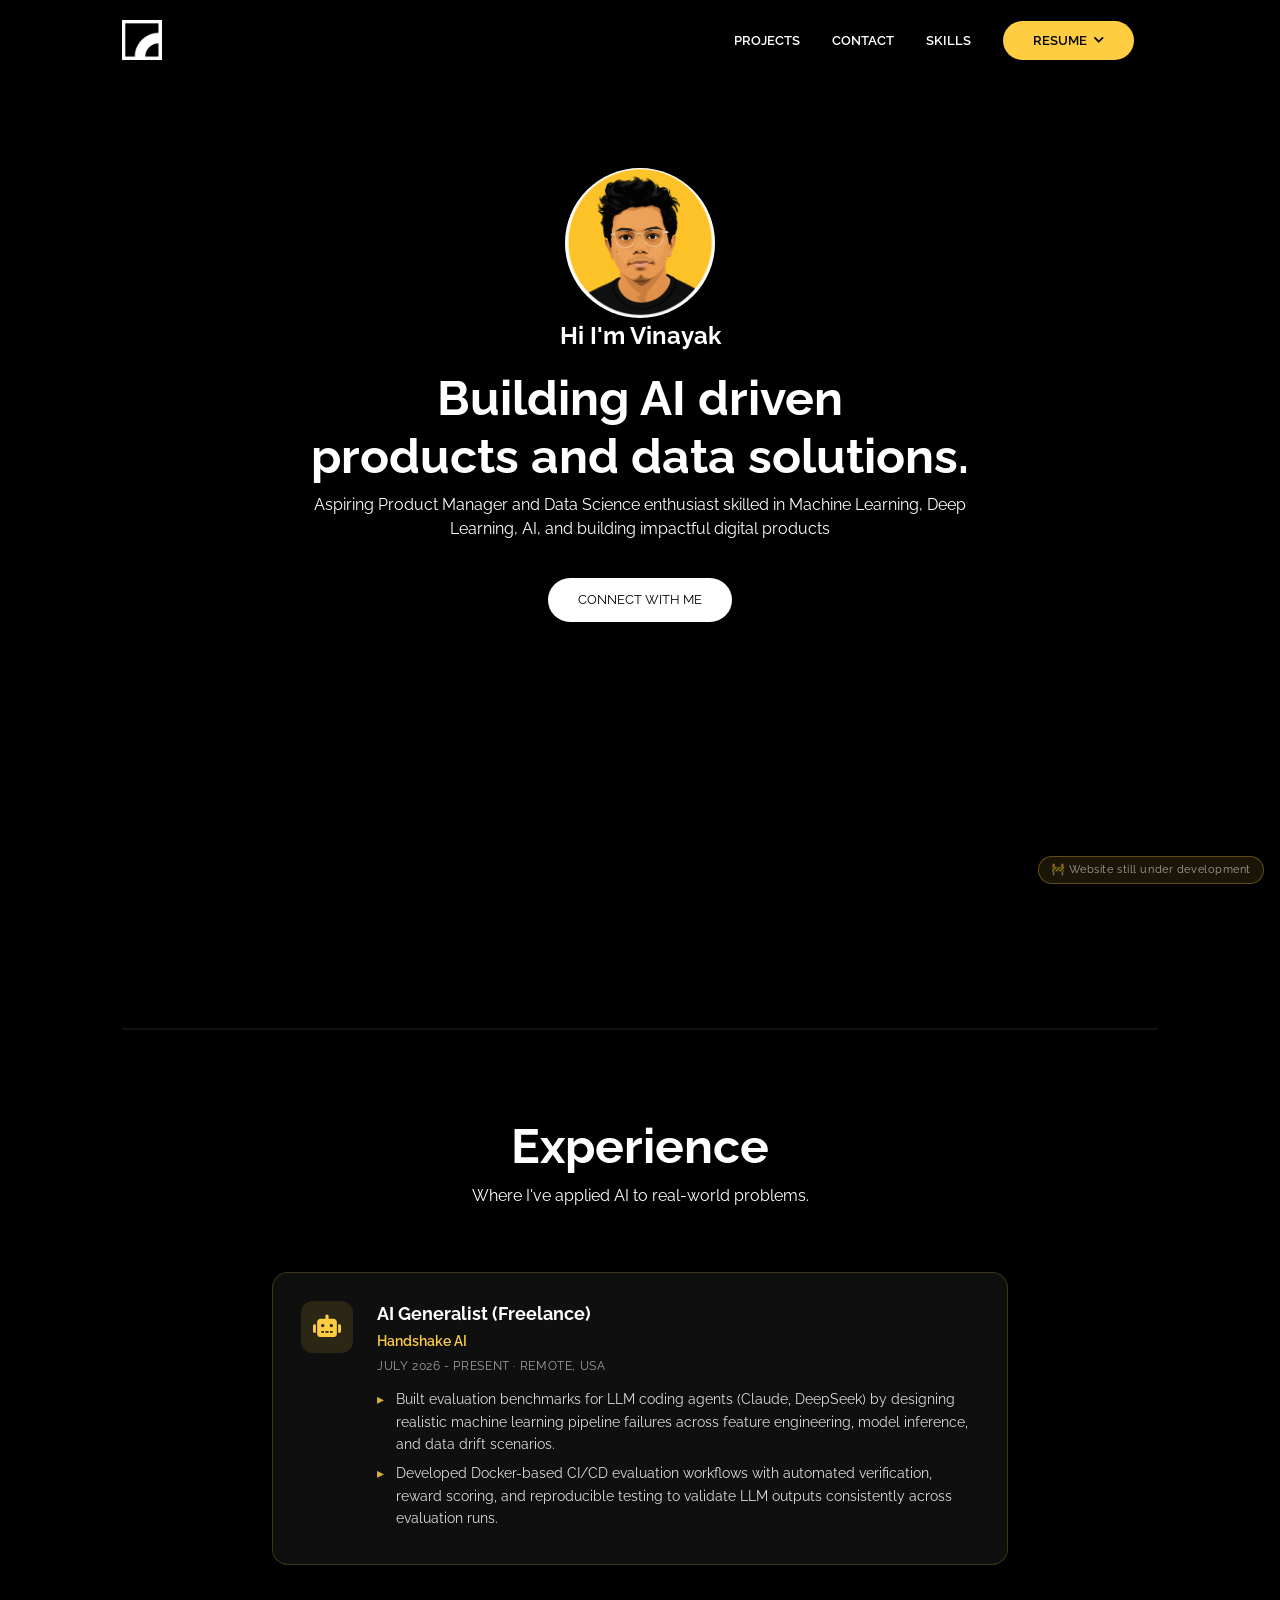
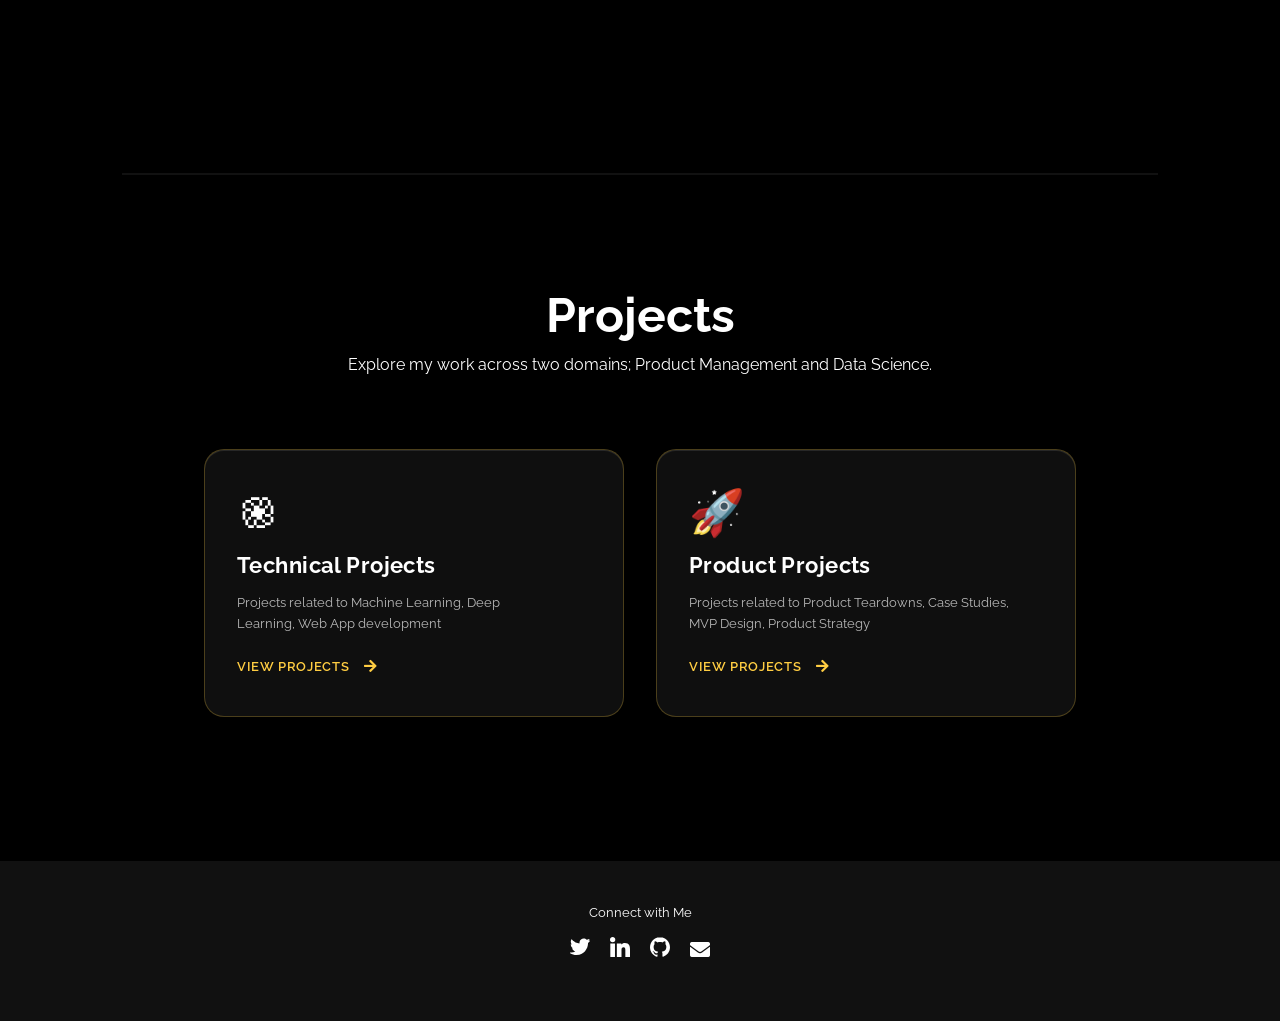
<file: src/index.html>
raw
Index · HTML
<!DOCTYPE html>
<html lang="en">
  <head>
    <meta charset="UTF-8" />
    <meta http-equiv="X-UA-Compatible" content="IE=edge" />
    <meta name="viewport" content="width=device-width, initial-scale=1.0" />
    <title>Portfolio Template - Open source</title>
    <meta name="title" content="Portfolio Template - Open source" />
    <meta name="description" content="Build or customize your portfolio website using this super easy template." />
    <link rel="stylesheet" href="https://use.fontawesome.com/releases/v5.15.4/css/all.css" integrity="sha384-DyZ88mC6Up2uqS4h/KRgHuoeGwBcD4Ng9SiP4dIRy0EXTlnuz47vAwmeGwVChigm" crossorigin="anonymous" />
    <link rel="stylesheet" href="css/style.css" />
    <link rel="stylesheet" href="css/utilities.css" />
    <style>
      /* ── Category Cards (glassmorphism) ── */
      .category-cards {
        display: flex;
        gap: 2rem;
        justify-content: center;
        margin: 2.5rem 0 3rem;
        flex-wrap: wrap;
      }
 
      .category-card {
        position: relative;
        flex: 1 1 300px;
        max-width: 420px;
        min-height: 220px;
        border-radius: 20px;
        padding: 2.5rem 2rem;
        cursor: pointer;
        text-decoration: none;
        overflow: hidden;
        display: flex;
        flex-direction: column;
        justify-content: center;
        align-items: flex-start;
        transition: transform 0.35s cubic-bezier(0.23, 1, 0.32, 1),
                    box-shadow 0.35s cubic-bezier(0.23, 1, 0.32, 1);
 
        /* glassmorphism */
        background: rgba(255, 255, 255, 0.06);
        backdrop-filter: blur(18px);
        -webkit-backdrop-filter: blur(18px);
        border: 1px solid rgba(255, 205, 66, 0.25);
        box-shadow: 0 8px 32px rgba(0, 0, 0, 0.3),
                    inset 0 1px 0 rgba(255, 255, 255, 0.1);
      }
 
      /* gradient accent blobs */
      .category-card::before {
        content: "";
        position: absolute;
        inset: 0;
        border-radius: 20px;
        opacity: 0;
        transition: opacity 0.4s ease;
      }
 
      .category-card.tech::before {
        background: radial-gradient(ellipse at 20% 50%, rgba(99, 179, 237, 0.18) 0%, transparent 65%);
      }
 
      .category-card.product::before {
        background: radial-gradient(ellipse at 80% 50%, rgba(255, 205, 66, 0.2) 0%, transparent 65%);
      }
 
      .category-card:hover::before {
        opacity: 1;
      }
 
      .category-card:hover {
        transform: translateY(-8px) scale(1.02);
        box-shadow: 0 20px 60px rgba(0, 0, 0, 0.45),
                    inset 0 1px 0 rgba(255, 255, 255, 0.15);
        border-color: rgba(255, 205, 66, 0.55);
      }
 
      .category-card .cat-icon {
        font-size: 2.8rem;
        margin-bottom: 1rem;
        line-height: 1;
      }
 
      .category-card .cat-title {
        font-size: 1.35rem;
        font-weight: 700;
        color: var(--text-color);
        margin-bottom: 0.6rem;
        letter-spacing: 0.02em;
      }
 
      .category-card .cat-desc {
        font-size: 0.82rem;
        color: var(--text-color);
        opacity: 0.7;
        line-height: 1.6;
        max-width: 320px;
      }
 
      .category-card .cat-arrow {
        margin-top: 1.4rem;
        display: inline-flex;
        align-items: center;
        gap: 0.4rem;
        font-size: 0.8rem;
        font-weight: 600;
        color: var(--primary-color);
        letter-spacing: 0.05em;
        text-transform: uppercase;
        transition: gap 0.25s ease;
      }
 
      .category-card:hover .cat-arrow {
        gap: 0.7rem;
      }
 
      /* dark-mode: slightly lighter glass */
      [data-theme="dark"] .category-card {
        background: rgba(255, 255, 255, 0.04);
        border-color: rgba(255, 205, 66, 0.2);
      }
 
      @media (max-width: 700px) {
        .category-cards {
          flex-direction: column;
          align-items: center;
        }
        .category-card {
          max-width: 100%;
          width: 100%;
        }
      }
    </style>
  </head>
  <body>
    <header id="hero">
      <!-- Navbar -->
      <nav class="navbar">
        <div class="container">
          <h1 id="logo">
            <a href="https://github.com/CommunityPro/portfolio-html"><img src="./assets/logo.png" alt="Your Logo" /></a>
          </h1>
          <ul class="nav-menu">
            <li><a class="nav-link" href="#projects">PROJECTS</a></li>
            <li><a class="nav-link" href="contact.html">CONTACT</a></li>
            <li><a class="nav-link" href="#">SKILLS</a></li>
            <li class="resume-dropdown">
  <button type="button" class="nav-link btn btn-primary resume-toggle">RESUME <i class="fas fa-chevron-down"></i></button>
  <div class="resume-menu">
    <a href="https://drive.google.com/file/d/1u-yZ5fbTObzd6HHn9T_9BDs_6vLMnVgk/view?usp=sharing" target="_blank" class="resume-option">
      <i class="fas fa-robot"></i>
      <div>
        <span class="resume-option-title">AI/ML Resume</span>
        <span class="resume-option-desc">Data Science, ML & AI projects</span>
      </div>
    </a>
    <a href="https://drive.google.com/file/d/1XhKe7J_xw5oCemUgOq0a_yoH4-M70cf0/view?usp=sharing" target="_blank" class="resume-option">
      <i class="fas fa-rocket"></i>
      <div>
        <span class="resume-option-title">Product Resume</span>
        <span class="resume-option-desc">Product Management & Strategy</span>
      </div>
    </a>
  </div>
</li>
            
          </ul>
          <div class="hamburger">
            <span class="bar"></span>
            <span class="bar"></span>
            <span class="bar"></span>
          </div>
        </div>
      </nav>
 
      <section class="header-container">
        <img class="profile-image" src="assets/vector-art.png" alt="" />
        <h1>Hi I'm Vinayak</h1>
        <div class="content-text">
          <h2>Building AI driven</h2>
          <h2>products and data solutions.</h2>
          <p>Aspiring Product Manager and Data Science enthusiast skilled in Machine Learning, Deep Learning, AI, and building impactful digital products</p>
        </div>
        <a href="contact.html" class="btn btn-secondary">Connect With Me</a>
      </section>
    </header>

    <!-- Experience -->
<section id="experience" class="container">
  <div class="division"></div>
  <div class="content-text">
    <h2>Experience</h2>
    <p>Where I've applied AI to real-world problems.</p>
  </div>

  <div class="experience-container">
    <div class="experience-item">
      <div class="experience-logo"><i class="fas fa-robot"></i></div>
      <div class="experience-details">
        <div class="experience-role">AI Generalist (Freelance)</div>
        <div class="experience-company">Handshake AI</div>
        <div class="experience-meta">July 2026 - Present &middot; Remote, USA</div>
        <ul class="experience-bullets">
          <li>Built evaluation benchmarks for LLM coding agents (Claude, DeepSeek) by designing realistic machine 
            learning pipeline failures across feature engineering, model inference, and data drift scenarios.</li>
          <li>Developed Docker-based CI/CD evaluation workflows with automated verification, reward scoring, and
            reproducible testing to validate LLM outputs consistently across evaluation runs.</li>
        </ul>
      </div>
    </div>
  </div>
</section>
 
    <!-- Projects -->
    <section id="projects" class="project-container container">
      <div class="division"></div>
      <div class="content-text">
        <h2>Projects</h2>
        <p>Explore my work across two domains; Product Management and Data Science.</p>
      </div>
 
      <div class="category-cards">
        <!-- Technical Projects -->
        <a href="datascience.html" class="category-card tech">
          <div class="cat-icon">֎</div>
          <div class="cat-title">Technical Projects</div>
          <div class="cat-desc">Projects related to Machine Learning, Deep Learning, Web App development</div>
          <span class="cat-arrow">View Projects <i class="fas fa-arrow-right"></i></span>
        </a>
 
        <!-- Product Projects -->
        <a href="product.html" class="category-card product">
          <div class="cat-icon">🚀</div>
          <div class="cat-title">Product Projects</div>
          <div class="cat-desc">Projects related to Product Teardowns, Case Studies, MVP Design, Product Strategy</div>
          <span class="cat-arrow">View Projects <i class="fas fa-arrow-right"></i></span>
        </a>
      </div>
    </section>
 
    <footer id="footer">
      <div class="container">
        <a href="">Connect with Me</a>
        <div class="social">
          <a href="https://x.com/prodguy23" target="_blank"><img src="./assets/twitter-icon.svg" alt="Twitter" /></a>
          <a href="https://www.linkedin.com/in/vinayak-kumar-48378753/" target="_blank"><img src="./assets/linkedin-icon.svg" alt="Linkedin" /></a>
          <a href="https://github.com/21f1006600/Vinayakkk23/blob/main/README.md" target="_blank"><img src="./assets/github-icon.svg" alt="GitHub" /></a>
          <a href="mailto:kumar.vinayak1988@gmail.com"><i class="fas fa-envelope"></i></a>
        </div>
        <div class="attribution"></div>
      </div>
    </footer>
    <script src="js/script.js"></script>

    <div style="
  position: fixed;
  bottom: 1rem;
  right: 1rem;
  background: rgba(255,205,66,0.1);
  border: 1px solid rgba(255,205,66,0.3);
  color: rgba(255,255,255,0.6);
  font-size: 0.7rem;
  padding: 0.3rem 0.75rem;
  border-radius: 20px;
  backdrop-filter: blur(8px);
  z-index: 999;
  letter-spacing: 0.05em;
">
  🚧 Website still under development
</div>
  </body>
</html>
</file>
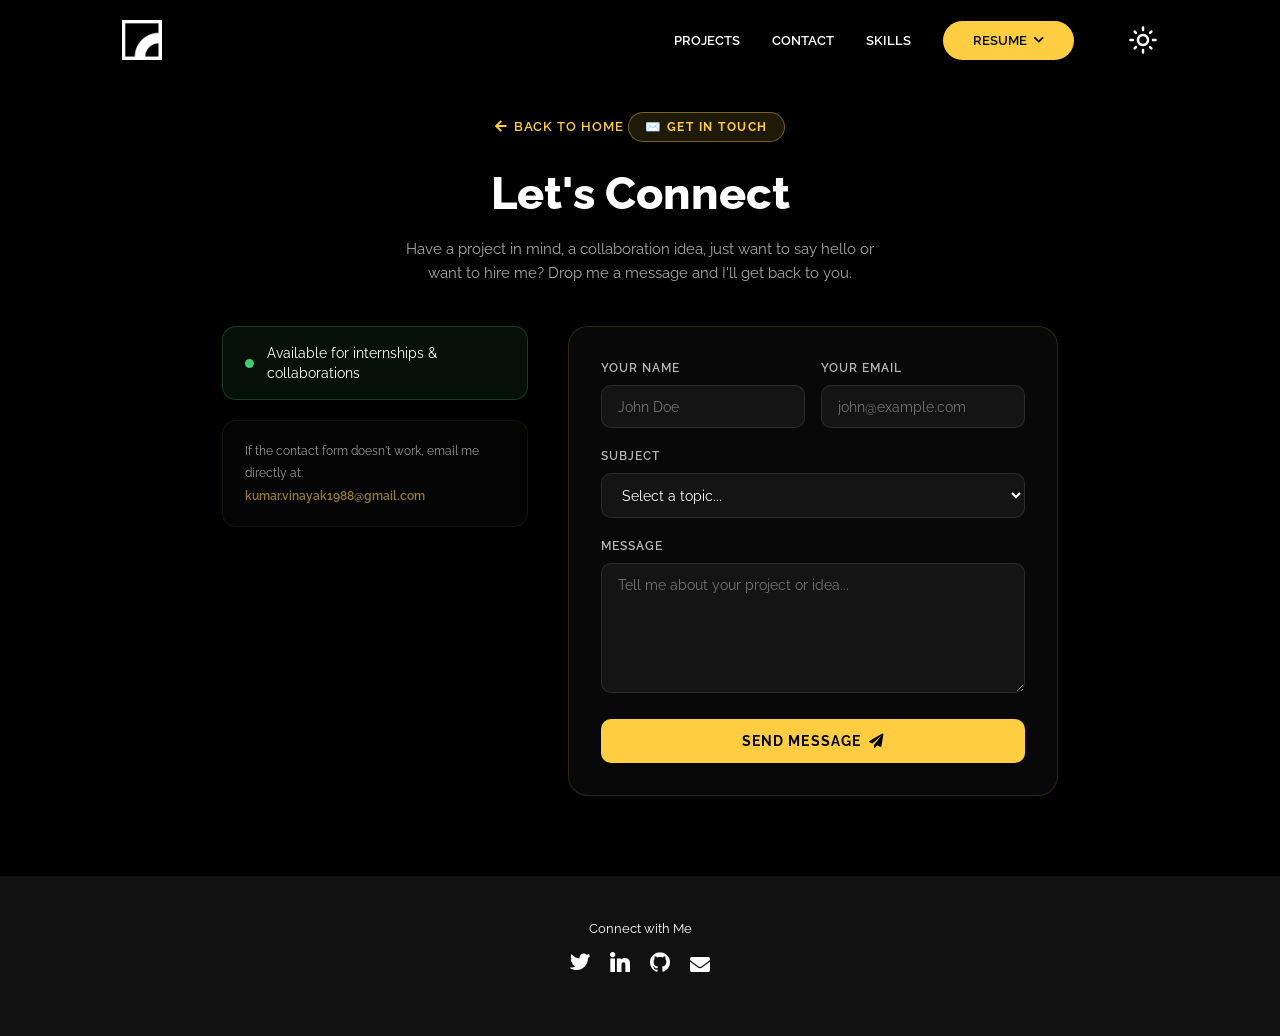
<file: src/contact.html>
<!DOCTYPE html>
<html lang="en">
  <head>
    <meta charset="UTF-8" />
    <meta http-equiv="X-UA-Compatible" content="IE=edge" />
    <meta name="viewport" content="width=device-width, initial-scale=1.0" />
    <title>Contact | Vinayak Kumar</title>
    <link rel="stylesheet" href="https://use.fontawesome.com/releases/v5.15.4/css/all.css" integrity="sha384-DyZ88mC6Up2uqS4h/KRgHuoeGwBcD4Ng9SiP4dIRy0EXTlnuz47vAwmeGwVChigm" crossorigin="anonymous" />
    <link rel="stylesheet" href="css/style.css" />
    <link rel="stylesheet" href="css/utilities.css" />
    <style>
      .contact-hero {
        padding: 7rem 2rem 0;
        text-align: center;
      }
      .contact-hero .back-link {
        display: inline-flex;
        align-items: center;
        gap: 0.4rem;
        font-size: 0.82rem;
        font-weight: 600;
        text-transform: uppercase;
        letter-spacing: 0.07em;
        color: var(--primary-color);
        margin-bottom: 1.5rem;
        transition: gap 0.2s ease;
        text-decoration: none;
      }
      .contact-hero .back-link:hover { gap: 0.8rem; }
      .contact-hero .page-badge {
        display: inline-block;
        background: rgba(255, 205, 66, 0.12);
        border: 1px solid rgba(255, 205, 66, 0.4);
        color: var(--primary-color);
        font-size: 0.78rem;
        font-weight: 700;
        letter-spacing: 0.12em;
        text-transform: uppercase;
        padding: 0.3rem 1rem;
        border-radius: 30px;
        margin-bottom: 1rem;
      }
      .contact-hero h1 {
        font-size: 2.8rem;
        font-weight: 800;
        margin-bottom: 0.6rem;
      }
      .contact-hero p {
        max-width: 500px;
        margin: 0 auto 2.5rem;
        opacity: 0.65;
        font-size: 0.95rem;
        line-height: 1.6;
      }
      .contact-wrapper {
        max-width: 900px;
        margin: 0 auto;
        padding: 0 2rem 5rem;
        display: grid;
        grid-template-columns: 1fr 1.6fr;
        gap: 2.5rem;
        align-items: start;
      }
      .contact-info {
        display: flex;
        flex-direction: column;
        gap: 1.2rem;
      }
      .availability {
        background: rgba(72, 199, 116, 0.08);
        border: 1px solid rgba(72, 199, 116, 0.25);
        border-radius: 14px;
        padding: 1rem 1.4rem;
        display: flex;
        align-items: center;
        gap: 0.8rem;
        font-size: 0.85rem;
      }
      .avail-dot {
        width: 9px;
        height: 9px;
        border-radius: 50%;
        background: #48c774;
        flex-shrink: 0;
        animation: pulse-green 2s infinite;
      }
      @keyframes pulse-green {
        0%, 100% { box-shadow: 0 0 0 0 rgba(72,199,116,0.5); }
        50%       { box-shadow: 0 0 0 6px rgba(72,199,116,0); }
      }
      .fallback-email {
        background: rgba(255, 255, 255, 0.03);
        border: 1px solid rgba(255, 205, 66, 0.12);
        border-radius: 14px;
        padding: 1.2rem 1.4rem;
        font-size: 0.78rem;
        line-height: 1.8;
        opacity: 0.6;
      }
      .fallback-email a {
        color: var(--primary-color);
        font-weight: 600;
        text-decoration: none;
      }
      .fallback-email a:hover { text-decoration: underline; }
      .contact-form-box {
        background: rgba(255, 255, 255, 0.03);
        border: 1px solid rgba(255, 205, 66, 0.15);
        border-radius: 20px;
        padding: 2rem;
        backdrop-filter: blur(12px);
        -webkit-backdrop-filter: blur(12px);
      }
      .form-group { margin-bottom: 1.2rem; }
      .form-group label {
        display: block;
        font-size: 0.78rem;
        font-weight: 600;
        text-transform: uppercase;
        letter-spacing: 0.08em;
        margin-bottom: 0.45rem;
        opacity: 0.7;
        color: var(--text-color);
      }
      .form-group input,
      .form-group textarea,
      .form-group select {
        width: 100%;
        padding: 0.75rem 1rem;
        border-radius: 10px;
        border: 1px solid rgba(255, 255, 255, 0.1);
        background: rgba(255, 255, 255, 0.05);
        color: var(--text-color);
        font-family: "Raleway", sans-serif;
        font-size: 0.9rem;
        outline: none;
        transition: border-color 0.25s ease, box-shadow 0.25s ease;
        box-sizing: border-box;
      }
      .form-group select option {
        background: var(--bg-primary);
        color: var(--text-color);
      }
      .form-group input:focus,
      .form-group textarea:focus,
      .form-group select:focus {
        border-color: rgba(255, 205, 66, 0.55);
        box-shadow: 0 0 0 3px rgba(255, 205, 66, 0.1);
      }
      .form-group textarea {
        resize: vertical;
        min-height: 130px;
      }
      .form-row {
        display: grid;
        grid-template-columns: 1fr 1fr;
        gap: 1rem;
      }
      .submit-btn {
        width: 100%;
        padding: 0.85rem;
        border-radius: 10px;
        border: none;
        background: var(--primary-color);
        color: #000;
        font-family: "Raleway", sans-serif;
        font-size: 0.9rem;
        font-weight: 700;
        text-transform: uppercase;
        letter-spacing: 0.08em;
        cursor: pointer;
        transition: background 0.25s ease, transform 0.2s ease;
        display: flex;
        align-items: center;
        justify-content: center;
        gap: 0.5rem;
        margin-top: 0.5rem;
      }
      .submit-btn:hover {
        background: var(--secondary-color);
        transform: translateY(-2px);
      }
      .submit-btn:active { transform: translateY(0); }
      .success-msg {
        display: none;
        text-align: center;
        padding: 2rem;
      }
      .success-msg .tick { font-size: 3rem; margin-bottom: 0.8rem; }
      .success-msg h3 { font-size: 1.3rem; margin-bottom: 0.4rem; }
      .success-msg p { opacity: 0.6; font-size: 0.88rem; }
      [data-theme="light"] .form-group input,
      [data-theme="light"] .form-group textarea,
      [data-theme="light"] .form-group select {
        background: rgba(0, 0, 0, 0.04);
        border-color: rgba(0, 0, 0, 0.12);
      }
      [data-theme="light"] .contact-form-box {
        background: rgba(0, 0, 0, 0.02);
        border-color: rgba(0, 0, 0, 0.08);
      }
      [data-theme="light"] .fallback-email { background: rgba(0, 0, 0, 0.02); }
      @media (max-width: 768px) {
        .contact-wrapper { grid-template-columns: 1fr; }
        .contact-hero h1 { font-size: 2rem; }
        .form-row { grid-template-columns: 1fr; }
      }
    </style>
  </head>
  <body>
    <nav class="navbar">
      <div class="container">
        <h1 id="logo">
          <a href="index.html"><img src="./assets/logo.png" alt="Your Logo" /></a>
        </h1>
        <ul class="nav-menu">
          <li><a class="nav-link" href="index.html#projects">PROJECTS</a></li>
          <li><a class="nav-link" href="contact.html">CONTACT</a></li>
          <li><a class="nav-link" href="#">SKILLS</a></li>
         <li class="resume-dropdown">
  <button type="button" class="nav-link btn btn-primary resume-toggle">RESUME <i class="fas fa-chevron-down"></i></button>
  <div class="resume-menu">
    <a href="https://drive.google.com/file/d/1u-yZ5fbTObzd6HHn9T_9BDs_6vLMnVgk/view?usp=sharing" target="_blank" class="resume-option">
      <i class="fas fa-robot"></i>
      <div>
        <span class="resume-option-title">AI/ML Resume</span>
        <span class="resume-option-desc">Data Science, ML & AI projects</span>
      </div>
    </a>
    <a href="https://drive.google.com/file/d/1XhKe7J_xw5oCemUgOq0a_yoH4-M70cf0/view?usp=sharing" target="_blank" class="resume-option">
      <i class="fas fa-rocket"></i>
      <div>
        <span class="resume-option-title">Product Resume</span>
        <span class="resume-option-desc">Product Management & Strategy</span>
      </div>
    </a>
  </div>
</li>
          <div class="theme-switch">
            <input type="checkbox" id="switch" />
            <label class="toggle-icons" for="switch">
              <img class="moon" src="assets/moon.svg" />
              <img class="sun" src="assets/sun.svg" />
            </label>
          </div>
        </ul>
        <div class="hamburger">
          <span class="bar"></span>
          <span class="bar"></span>
          <span class="bar"></span>
        </div>
      </div>
    </nav>

    <div class="contact-hero">
      <a href="index.html" class="back-link"><i class="fas fa-arrow-left"></i> Back to Home</a>
      <div class="page-badge">✉️ Get in Touch</div>
      <h1>Let's Connect</h1>
      <p>Have a project in mind, a collaboration idea, just want to say hello or want to hire me? Drop me a message and I'll get back to you.</p>
    </div>

    <div class="contact-wrapper">

      <div class="contact-info">
        <div class="availability">
          <div class="avail-dot"></div>
          <span>Available for internships &amp; collaborations</span>
        </div>
        <div class="fallback-email">
          If the contact form doesn't work, email me directly at:<br />
          <a href="mailto:kumar.vinayak1988@gmail.com">kumar.vinayak1988@gmail.com</a>
        </div>
      </div>

      <div class="contact-form-box">
        <form id="contactForm" action="https://formspree.io/f/xaqzejdo" method="POST">
          <div class="form-row">
            <div class="form-group">
              <label for="name">Your Name</label>
              <input type="text" id="name" name="name" placeholder="John Doe" required />
            </div>
            <div class="form-group">
              <label for="email">Your Email</label>
              <input type="email" id="email" name="email" placeholder="john@example.com" required />
            </div>
          </div>
          <div class="form-group">
            <label for="subject">Subject</label>
            <select id="subject" name="subject">
              <option value="" disabled selected>Select a topic...</option>
              <option value="collaboration">Collaboration Opportunity</option>
              <option value="internship">Internship / Job</option>
              <option value="project">Project Discussion</option>
              <option value="feedback">Feedback</option>
              <option value="other">Other</option>
            </select>
          </div>
          <div class="form-group">
            <label for="message">Message</label>
            <textarea id="message" name="message" placeholder="Tell me about your project or idea..." required></textarea>
          </div>
          <button type="submit" class="submit-btn">
            Send Message <i class="fas fa-paper-plane"></i>
          </button>
        </form>
        <div class="success-msg" id="successMsg">
          <div class="tick">✅</div>
          <h3>Message Sent!</h3>
          <p>Thanks for reaching out. I'll get back to you as soon as.</p>
        </div>
      </div>

    </div>

    <footer id="footer">
      <div class="container">
        <a href="contact.html">Connect with Me</a>
        <div class="social">
          <a href="https://x.com/prodguy23" target="_blank"><img src="./assets/twitter-icon.svg" alt="Twitter" /></a>
          <a href="https://www.linkedin.com/in/vinayak-kumar-48378753/" target="_blank"><img src="./assets/linkedin-icon.svg" alt="Linkedin" /></a>
          <a href="https://github.com/21f1006600/Vinayakkk23/blob/main/README.md" target="_blank"><img src="./assets/github-icon.svg" alt="GitHub" /></a>
          <a href="mailto:kumar.vinayak1988@gmail.com"><i class="fas fa-envelope"></i></a>
        </div>
      </div>
    </footer>

    <script src="js/script.js"></script>
    <script>
      const form = document.getElementById('contactForm');
      const successMsg = document.getElementById('successMsg');
      form.addEventListener('submit', async function(e) {
        e.preventDefault();
        const btn = form.querySelector('.submit-btn');
        btn.innerHTML = '<i class="fas fa-spinner fa-spin"></i> Sending...';
        btn.disabled = true;
        const data = new FormData(form);
        const response = await fetch(form.action, {
          method: 'POST',
          body: data,
          headers: { 'Accept': 'application/json' }
        });
        if (response.ok) {
          form.style.display = 'none';
          successMsg.style.display = 'block';
        } else {
          btn.innerHTML = 'Send Message <i class="fas fa-paper-plane"></i>';
          btn.disabled = false;
          alert('Something went wrong. Please email me directly at kumar.vinayak1988@gmail.com');
        }
      });
    </script>
  </body>
</html>
</file>
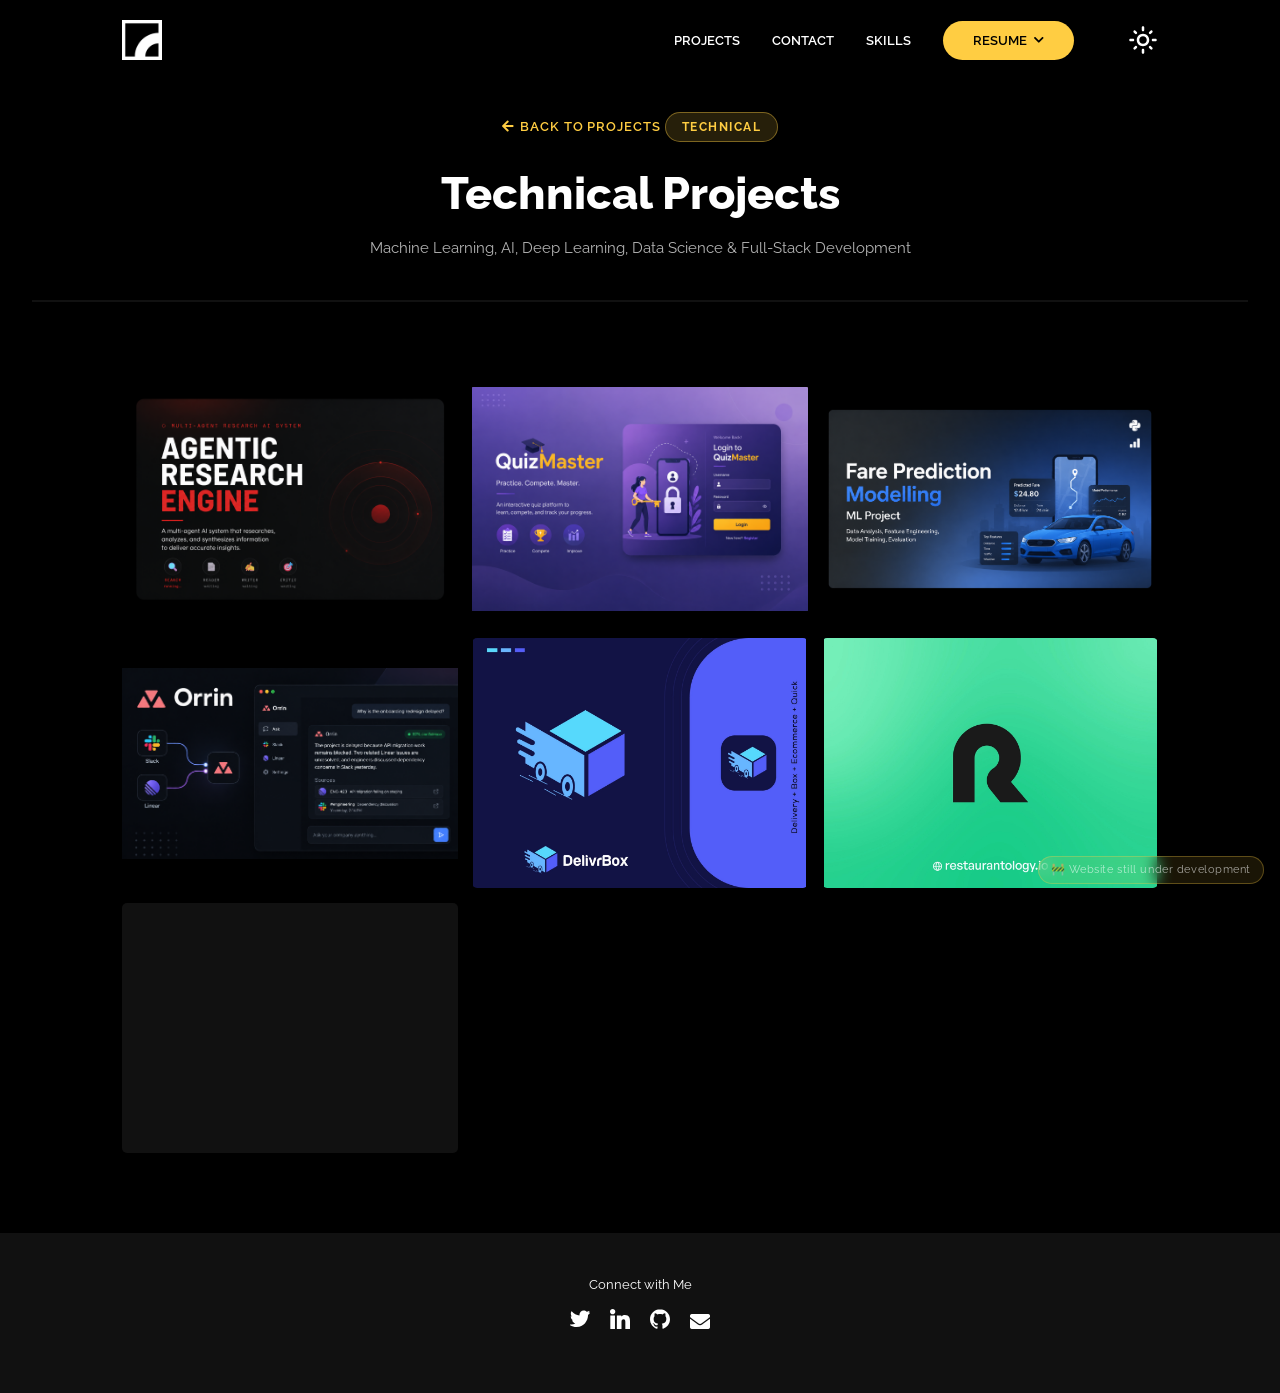
<file: src/datascience.html>
<!DOCTYPE html>
<html lang="en">
  <head>
    <meta charset="UTF-8" />
    <meta http-equiv="X-UA-Compatible" content="IE=edge" />
    <meta name="viewport" content="width=device-width, initial-scale=1.0" />
    <title>Technical Projects | Vinayak</title>
    <link rel="stylesheet" href="https://use.fontawesome.com/releases/v5.15.4/css/all.css" integrity="sha384-DyZ88mC6Up2uqS4h/KRgHuoeGwBcD4Ng9SiP4dIRy0EXTlnuz47vAwmeGwVChigm" crossorigin="anonymous" />
    <link rel="stylesheet" href="css/style.css" />
    <link rel="stylesheet" href="css/utilities.css" />
    <style>
      /* ── Sub-page hero ── */
      .subpage-hero {
        padding: 7rem 2rem 2rem;
        text-align: center;
      }

      .subpage-hero .back-link {
        display: inline-flex;
        align-items: center;
        gap: 0.4rem;
        font-size: 0.82rem;
        font-weight: 600;
        text-transform: uppercase;
        letter-spacing: 0.07em;
        color: var(--primary-color);
        margin-bottom: 1.5rem;
        transition: gap 0.2s ease;
      }

      .subpage-hero .back-link:hover {
        gap: 0.7rem;
      }

      .subpage-hero .page-badge {
        display: inline-block;
        background: rgba(255, 205, 66, 0.15);
        border: 1px solid rgba(255, 205, 66, 0.4);
        color: var(--primary-color);
        font-size: 0.78rem;
        font-weight: 700;
        letter-spacing: 0.12em;
        text-transform: uppercase;
        padding: 0.3rem 1rem;
        border-radius: 30px;
        margin-bottom: 1rem;
      }

      .subpage-hero h1 {
        font-size: 2.8rem;
        font-weight: 800;
        margin-bottom: 0.6rem;
      }

      .subpage-hero p {
        max-width: 600px;
        margin: 0 auto;
        opacity: 0.7;
        font-size: 0.95rem;
      }

      .division {
        width: 100%;
        height: 2px;
        background-color: var(--card-background);
        margin: 2.5rem 0;
      }

      /* ── Project Grid ── */
      .projects-page {
        max-width: 1100px;
        margin: 0 auto;
        padding: 0 2rem 5rem;
      }

      .project {
        display: grid;
        grid-template-columns: repeat(3, 1fr);
        grid-auto-rows: minmax(250px, auto);
        gap: 0.9rem;
      }

      .card {
        padding: 1rem;
        background: var(--card-background);
        color: #ffffff;
        border-radius: 5px;
        transition: 0.4s ease-in-out;
        cursor: pointer;
        min-height: 250px;
        position: relative;
      }

      .card a {
        color: #ffffff;
        transition: 0.25s ease-in-out;
        font-size: 1.1rem;
        margin-right: 0.3rem;
      }

      .card a:hover { color: var(--primary-color); }

      .card:hover {
        box-shadow: inset 0 100px 1000px 10px rgba(0,0,0,0.8);
      }

      .card:hover .project-info { opacity: 1; }

      .project-info {
        display: flex;
        justify-content: space-between;
        opacity: 0;
        transition: 0.5s ease-in-out;
      }

      .project-bio {
        display: flex;
        flex-direction: column;
        justify-content: flex-end;
        position: relative;
        top: 160px;
        left: 10px;
      }

      .card .project-bio h3 { font-size: 0.9rem; }
      .card .project-bio p  { font-size: 0.83rem; }

      /* Card backgrounds — Technical */
      .card:nth-child(1) { background: url(assets/project/ai-agent.png) center center/contain no-repeat; }
.card:nth-child(2) { background: url(assets/project/quizmaster.png) center center/contain no-repeat; }
.card:nth-child(3) { background: url(assets/project/ml.png) center center/contain no-repeat; }
.card:nth-child(4) { background: url(assets/project/orrin.png) center center/contain no-repeat; }
.card:nth-child(5) { background: url(assets/project/project-four.png) center center/contain no-repeat; }
.card:nth-child(6) { background: url(assets/project/project-five.png) center center/contain no-repeat; }
      @media (max-width: 1000px) {
        .project { grid-template-columns: repeat(2, 1fr); }
      }
      @media (max-width: 600px) {
        .project { grid-template-columns: 1fr; }
        .subpage-hero h1 { font-size: 2rem; }
      }
    </style>
  </head>
  <body>
    <!-- Navbar -->
    <nav class="navbar">
      <div class="container">
        <h1 id="logo">
          <a href="index.html"><img src="./assets/logo.png" alt="Your Logo" /></a>
        </h1>
        <ul class="nav-menu">
          <li><a class="nav-link" href="index.html#projects">PROJECTS</a></li>
          <li><a class="nav-link" href="#">CONTACT</a></li>
          <li><a class="nav-link" href="#">SKILLS</a></li>
          <li class="resume-dropdown">
  <button type="button" class="nav-link btn btn-primary resume-toggle">RESUME <i class="fas fa-chevron-down"></i></button>
  <div class="resume-menu">
    <a href="https://drive.google.com/file/d/1u-yZ5fbTObzd6HHn9T_9BDs_6vLMnVgk/view?usp=sharing" target="_blank" class="resume-option">
      <i class="fas fa-robot"></i>
      <div>
        <span class="resume-option-title">AI/ML Resume</span>
        <span class="resume-option-desc">Data Science, ML & AI projects</span>
      </div>
    </a>
    <a href="https://drive.google.com/file/d/1XhKe7J_xw5oCemUgOq0a_yoH4-M70cf0/view?usp=sharing" target="_blank" class="resume-option">
      <i class="fas fa-rocket"></i>
      <div>
        <span class="resume-option-title">Product Resume</span>
        <span class="resume-option-desc">Product Management & Strategy</span>
      </div>
    </a>
  </div>
</li>
          <div class="theme-switch">
            <input type="checkbox" id="switch" />
            <label class="toggle-icons" for="switch">
              <img class="moon" src="assets/moon.svg" />
              <img class="sun" src="assets/sun.svg" />
            </label>
          </div>
        </ul>
        <div class="hamburger">
          <span class="bar"></span>
          <span class="bar"></span>
          <span class="bar"></span>
        </div>
      </div>
    </nav>

    <!-- Sub-page hero -->
    <div class="subpage-hero">
      <a href="index.html#projects" class="back-link"><i class="fas fa-arrow-left"></i> Back to Projects</a>
      <div class="page-badge">Technical</div>
      <h1>Technical Projects</h1>
      <p>Machine Learning, AI, Deep Learning, Data Science & Full-Stack Development</p>
      <div class="division"></div>
    </div>

    <!-- Project grid -->
    <div class="projects-page">
      <article class="project">
        <!-- Multi Agent Research Engine -->
      <div class="card">
        <div class="project-info">
          <div class="project-bio">
            <h3>Multi-Agent Research Engine</h3>
            <p>LangChain, LLM, AI Agents, Python, Streamlit</p>
          </div>
          <div class="project-link">
            <a href="https://github.com/21f1006600/multi-agent-ai-research" target="_blank"><i class="fab fa-github"></i></a>
            <a href="https://agenticresearchengineai.streamlit.app/" target="_blank"><i class="fas fa-globe"></i></a>
          </div>
        </div>
      </div>

        <!-- Project 2 -->
        <div class="card">
          <div class="project-info">
            <div class="project-bio">
              <h3>Quiz Master V1</h3>
              <p>Flask, SQLite, Bootstrap, Python</p>
            </div>
            <div class="project-link">
              <a href="https://github.com/21f1006600/Quiz-Master-V1" target="_blank"><i class="fab fa-github"></i></a>
              <a href="https://drive.google.com/file/d/1BAhis7g_jGJ7Q0iNRn5D5uj3Sjvb96em/view?usp=drive_link" target="_blank"><i class="fas fa-globe"></i></a>
            </div>
          </div>
        </div>

        <!-- Project 3 -->
        <div class="card">
          <div class="project-info">
            <div class="project-bio">
              <h3>Project Two</h3>
              <p>Machine Learning, Python, Scikit-learn</p>
            </div>
            <div class="project-link">
              <a href="https://www.kaggle.com/code/vinayakkumar23/21f1006600-notebook-t32023/notebook" target="_blank"><i class="fab fa-kaggle"></i></a>
              <a href="https://taxi-fare-predictor-app.streamlit.app/" target="_blank"><i class="fas fa-globe"></i></a>
            </div>
          </div>
        </div>

<!-- Orrin -->
<div class="card">
  <div class="project-info">
    <div class="project-bio">
      <h3>Orrin — AI Team Assistant</h3>
      <p>LLM, Slack & Linear Integrations, Python, Flask, SQLite, Postgres</p>
    </div>
    <div class="project-link">
      <a href="https://github.com/21f1006600/orrin" target="_blank"><i class="fab fa-github"></i></a>
      <a href="https://getorrin.xyz" target="_blank"><i class="fas fa-globe"></i></a>
    </div>
  </div>
</div>

        <!-- Project 4 -->
        <div class="card">
          <div class="project-info">
            <div class="project-bio">
              <h3>Project Four</h3>
              <p>Data Science, Pandas, Matplotlib</p>
            </div>
            <div class="project-link">
              <a href="#" target="_blank"><i class="fab fa-github"></i></a>
              <a href="#" target="_blank"><i class="fas fa-globe"></i></a>
            </div>
          </div>
        </div>

        <!-- Project 5 -->
        <div class="card">
          <div class="project-info">
            <div class="project-bio">
              <h3>Project Five</h3>
              <p>NLP, Transformers, HuggingFace</p>
            </div>
            <div class="project-link">
              <a href="#" target="_blank"><i class="fab fa-github"></i></a>
              <a href="#" target="_blank"><i class="fas fa-globe"></i></a>
            </div>
          </div>
        </div>

        <!-- Project 6 -->
        <div class="card">
          <div class="project-info">
            <div class="project-bio">
              <h3>Project Six</h3>
              <p>React, Node.js, MongoDB</p>
            </div>
            <div class="project-link">
              <a href="#" target="_blank"><i class="fab fa-github"></i></a>
              <a href="#" target="_blank"><i class="fas fa-globe"></i></a>
            </div>
          </div>
        </div>

      </article>
    </div>

    <footer id="footer">
      <div class="container">
        <a href="">Connect with Me</a>
        <div class="social">
          <a href="https://x.com/prodguy23" target="_blank"><img src="./assets/twitter-icon.svg" alt="Twitter" /></a>
          <a href="https://www.linkedin.com/in/vinayak-kumar-48378753/" target="_blank"><img src="./assets/linkedin-icon.svg" alt="Linkedin" /></a>
          <a href="https://github.com/21f1006600/Vinayakkk23/blob/main/README.md" target="_blank"><img src="./assets/github-icon.svg" alt="GitHub" /></a>
          <a href="mailto:kumar.vinayak1988@gmail.com"><i class="fas fa-envelope"></i></a>
        </div>
      </div>
    </footer>
    <script src="js/script.js"></script>

    <div style="
  position: fixed;
  bottom: 1rem;
  right: 1rem;
  background: rgba(255,205,66,0.1);
  border: 1px solid rgba(255,205,66,0.3);
  color: rgba(255,255,255,0.6);
  font-size: 0.7rem;
  padding: 0.3rem 0.75rem;
  border-radius: 20px;
  backdrop-filter: blur(8px);
  z-index: 999;
  letter-spacing: 0.05em;
">
  🚧 Website still under development
</div>
  </body>
</html>
</file>
<file: src/css/style.css>
/* This is the required project styling. Will contain essential CSS styles like:
   * Flex property
   * Grid layout
   * Cards and sections
*/

@import url(https://fonts.googleapis.com/css?family=Raleway:100,200,300,regular,500,600,700,800,900,100italic,200italic,300italic,italic,500italic,600italic,700italic,800italic,900italic);

/* variables */
:root {
  /* Colors */
  --primary-color: #ffcd42;
  --secondary-color: #ffd35c;
  --bg-primary: #000000;
  --text-color: #ffffff;
  --text-color-two: #222222;
  --bg-secondary: #ffffff;
  --card-background: #111111;
  --bg-secondary-two: #f4f4f4;
  --shadow: 0 2px 10px rgba(95, 95, 95, 0.2);

  /* Font Weight */
  --weight-small: 400;
  --weight-semibold: 600;
  --weight-bold: 800;

  /* Max width */
  --width-small: 600px;
  --width-medium: 1100px;
  --width-large: 1300px;
}



html {
  font-size: 100%;
  scroll-behavior: smooth;
}

/* Reset default styling */
* {
  margin: 0;
  padding: 0;
  box-sizing: border-box;
}

ul {
  list-style: none;
}

a {
  text-decoration: none;
  color: var(--text-color);
}

/* Main styling */
body {
  background: var(--bg-primary);
  color: var(--text-color);
  font-family: "Raleway", sans-serif;
  line-height: 1.5;
}

/* Navbar */
.navbar {
  position: fixed;
  top: 0;
  left: 0;
  right: 0;
  z-index: 20;
  background: var(--bg-primary);
}

.navbar .container {
  display: flex;
  align-items: center;
  justify-content: space-between;
  z-index: 20;
  height: 80px;
  width: 100%;
}

.navbar .nav-menu {
  display: flex;
  align-items: center;
  background: var(--bg-primary);
}

.navbar .nav-link {
  margin: 0 1rem;
  font-size: 0.8rem;
  font-weight: var(--weight-semibold);
}

.navbar #logo img {
  display: block;
  width: 40px;
}

.navbar .btn {
  margin-right: 1.5rem;
}

.fas.fa-arrow-right {
  margin-left: 0.5rem;
  font-size: 0.9rem;
}

/* hamburger */
.hamburger {
  margin-bottom: 0.1rem;
  display: none;
}

.bar {
  display: block;
  width: 23px;
  height: 3px;
  margin: 4px auto;
  transition: all 0.3s ease-in-out;
  border-radius: 30px;
  background-color: var(--bg-secondary);
}

/* Hero section */
#hero {
  display: flex;
  flex-direction: column;
  height: 100%;
}

.profile-image {
  width: 150px;
  border-radius: 50%;
  animation: bounce 1s infinite alternate;
}

@keyframes bounce {
  from {
    transform: translateY(0px);
  }

  to {
    transform: translateY(-10px);
  }
}

.division {
  width: 100%;
  height: 2px;
  background-color: var(--card-background);
  margin: 5.5rem 0;
}
/* Projects */
#projects {
  display: flex;
  flex-direction: column;
  margin: 2rem auto 5rem;
}

#projects .btn {
  align-self: center;
  margin: 2rem 0;
}

.project {
  display: grid;
  grid-template-columns: repeat(3, 1fr);
  grid-auto-rows: minmax(250px, auto);
  grid-gap: 0.9rem;
}

.card .project-bio p {
  font-size: 0.83rem;
}

.card .project-bio h3 {
  font-size: 0.9rem;
}

.project-info {
  display: flex;
  justify-content: space-between;
  opacity: 0;
  position: relative;
  transition: 0.5s ease-in-out;
}

.project-bio {
  display: flex;
  flex-direction: column;
  justify-content: flex-end;
  position: relative;
  top: 160px;
  left: 10px;
}

/* Footer */
#footer {
  background: #111111;
}

#footer .container {
  display: flex;
  flex-direction: column;
  align-items: center;
  justify-content: center;
  color: #ffffff;
  min-height: 160px;
  text-align: center;
}

#footer a {
  font-size: 0.8rem;
  color: #fff;
}

#footer a:hover {
  opacity: 0.6;
}

#footer .social {
  margin: 0.9rem 0;
}

#footer .social img {
  width: 20px;
  height: 20px;
}

#footer .social a {
  margin: 0 0.5rem;
}

#footer p {
  font-size: 0.8rem;
}

/* Responsiveness */

@media (max-width: 1000px) {
  .project {
    display: grid;
    grid-template-columns: repeat(2, 1fr);
  }
}

@media (max-width: 768px) {
}

@media (max-width: 670px) {
  .navbar .nav-menu {
    position: fixed;
    right: -100vw;
    top: 4.5rem;
    flex-direction: column;
    width: calc(80% - 10px);
    transition: 0.3s;
    box-shadow: var(--shadow);
    padding: 2rem;
    border-radius: 5px;
    align-items: flex-start;
  }

  .navbar .btn {
    margin: 0;
    margin-top: 1rem;
  }

  .nav-menu.active {
    right: 20px;
  }

  .nav-menu .nav-link {
    font-size: 0.9rem;
    margin: 0 0.2rem;
  }

  .nav-menu li {
    margin-bottom: 0.5rem;
    width: 100%;
  }

  .nav-menu .btn {
    width: 100%;
    text-align: center;
    margin-top: 0.5rem;
  }

  .hamburger {
    display: block;
    cursor: pointer;
    padding: 0.2rem 0.4rem;
  }

  .hamburger.active {
    border: 1px dotted gray;
  }

  .hamburger.active .bar:nth-child(2) {
    opacity: 0;
  }

  .hamburger.active .bar:nth-child(1) {
    transform: translateY(6px) rotate(45deg);
  }

  .hamburger.active .bar:nth-child(3) {
    transform: translateY(-8px) rotate(-45deg);
  }
}

@media (max-width: 600px) {
  .project {
    display: grid;
    grid-template-columns: 1fr;
  }

  .header-container .btn {
    border-radius: 5px;
    width: 80%;
  }
}

/* ── Experience Section ── */
.experience-container {
  max-width: 800px;
  margin: 0 auto;
  padding: 2rem;
}

.experience-item {
  display: flex;
  gap: 1.5rem;
  padding: 1.75rem;
  border-radius: 16px;
  background: rgba(255, 255, 255, 0.06);
  backdrop-filter: blur(18px);
  -webkit-backdrop-filter: blur(18px);
  border: 1px solid rgba(255, 205, 66, 0.2);
  margin-bottom: 1.5rem;
}

.experience-logo {
  flex-shrink: 0;
  width: 52px;
  height: 52px;
  border-radius: 12px;
  background: rgba(255, 205, 66, 0.12);
  display: flex;
  align-items: center;
  justify-content: center;
  font-size: 1.4rem;
  color: var(--primary-color);
}

.experience-details {
  flex: 1;
}

.experience-role {
  font-size: 1.1rem;
  font-weight: 700;
  color: var(--text-color);
  margin-bottom: 0.2rem;
}

.experience-company {
  font-size: 0.9rem;
  color: var(--primary-color);
  font-weight: 600;
  margin-bottom: 0.3rem;
}

.experience-meta {
  font-size: 0.78rem;
  opacity: 0.6;
  color: var(--text-color);
  margin-bottom: 0.8rem;
  text-transform: uppercase;
  letter-spacing: 0.05em;
}

.experience-bullets {
  list-style: none;
  padding: 0;
  margin: 0;
}

.experience-bullets li {
  font-size: 0.88rem;
  color: var(--text-color);
  opacity: 0.85;
  line-height: 1.6;
  padding-left: 1.2rem;
  position: relative;
  margin-bottom: 0.4rem;
}

.experience-bullets li::before {
  content: "▸";
  position: absolute;
  left: 0;
  color: var(--primary-color);
}

@media (max-width: 600px) {
  .experience-item {
    flex-direction: column;
    gap: 1rem;
  }
}
</file>
<file: src/css/utilities.css>
/* ?This is where reusable styling of this template will be. 
   !Will contain things like:
   * Button styling
   * Background color styling
   * padding and margin
*/

.container {
  max-width: var(--width-medium);
  margin: 0 auto;
  padding: 1rem 2rem;
}

h1::selection,
h2::selection {
  color: #111;
  background: var(--primary-color);
}

/* Buttons */
.btn {
  display: inline-block;
  padding: 0.75rem 1.9rem;
  border-radius: 30px;
  text-transform: uppercase;
  font-size: 0.82rem;
  transition: 0.3s;
}

.btn-primary {
  background: var(--primary-color);
  color: #000000;
}

.btn-secondary {
  margin: 5px 0;
  background-color: var(--bg-secondary);
  color: var(--bg-primary);
}

/* add hover to resume button */
.btn-primary:hover {
  background: var(--secondary-color);
}

/* Dark mode toggle */
#switch {
  display: none;
}

.toggle-icons {
  display: flex;
  justify-content: space-between;
  align-items: center;
  cursor: pointer;
}

.toggle-icons > img {
  transition: 0.6s cubic-bezier(0.23, 1, 0.32, 1);
  width: 30px;
}

.moon {
  transform: rotate(10deg);
}

#switch:checked + .toggle-icons .moon {
  transform: rotate(250deg);
}

#switch:checked + .toggle-icons .sun {
  transform: rotate(100deg);
}

/* Header Container */
.header-container {
  display: flex;
  flex-direction: column;
  align-items: center;
  justify-content: center;
  margin-top: 8rem;
  padding: 1rem;
}

.header-container > div {
  margin-top: 1rem;
}

.content-text {
  text-align: center;
  margin: 1.5rem 0;
}

.content-text h2 {
  font-size: 3rem;
  line-height: 1.2;
  transition: 0.2s ease-in-out;
}

.content-text p {
  padding: 0.5rem;
  margin: 0 auto;
  max-width: 700px;
}

/* Project cards */
.card {
  padding: 1rem;
  background: var(--card-background);
  color: #ffffff;
  border-radius: 5px;
  transition: 0.4s ease-in-out;
  cursor: pointer;
}

.card a {
  color: #ffffff;
  transition: 0.25s ease-in-out;
  font-size: 1.1rem;
  margin-right: 0.3rem;
}

.card a:hover {
  color: var(--primary-color);
}

.card:hover {
  box-shadow: inset 0 100px 1000px 10px rgba(0, 0, 0, 0.8);
}

.card:hover .project-info {
  opacity: 1;
}

/* Project Images */

/* project 1 */
.card:nth-child(1) {
  background: url(../assets/project/gpay.png) center center/cover;
}

/* Project 2 */
.card:nth-child(2) {
  background: url(../assets/project/carrental.png) center center/cover;
}

/* Project 3 */
.card:nth-child(3) {
  background: url(../assets/project/quiz-master.png) center center/cover;
}

/* Project 4 */
.card:nth-child(4) {
  background: url(../assets/project/ml.png) center center/cover;
}

/* Project 5 */
.card:nth-child(5) {
  background: url(../assets/project/project-five.png) center center/cover;
}

/* Project 6 */
.card:nth-child(6) {
  background: url(../assets/project/ml.png) center center/cover;
}

/* Media Queries */
@media (max-width: 768px) {
  .header-container {
    margin-top: 7rem;
    text-align: center;
  }

  .content-text h2 {
    font-size: 2.5rem;
  }
}
.social i {
  color: white;
  font-size: 20px;
  width: 20px;
  height: 20px;
  transition: 0.3s;
}

.social i:hover {
  color: #ffcd42;
}

/* ── Resume Dropdown ── */
.resume-dropdown {
  position: relative;
}

.resume-toggle {
  display: inline-flex;
  align-items: center;
  gap: 0.4rem;
  font-family: inherit;
  border: none;
  cursor: pointer;
}

.resume-toggle .fa-chevron-down {
  font-size: 0.7rem;
  transition: transform 0.25s ease;
}

.resume-dropdown.open .resume-toggle .fa-chevron-down {
  transform: rotate(180deg);
}

.resume-menu {
  position: absolute;
  top: calc(100% + 0.7rem);
  right: 0;
  min-width: 260px;
  background: var(--card-background, #1c1c1c);
  border: 1px solid rgba(255, 205, 66, 0.25);
  border-radius: 12px;
  box-shadow: 0 15px 40px rgba(0, 0, 0, 0.45);
  padding: 0.5rem;
  opacity: 0;
  visibility: hidden;
  transform: translateY(-8px);
  transition: opacity 0.22s ease, transform 0.22s ease, visibility 0.22s;
  z-index: 1000;
}

.resume-dropdown.open .resume-menu {
  opacity: 1;
  visibility: visible;
  transform: translateY(0);
}

.resume-option {
  display: flex;
  align-items: flex-start;
  gap: 0.7rem;
  padding: 0.7rem 0.8rem;
  border-radius: 8px;
  text-decoration: none;
  color: var(--text-color, #fff);
  transition: background 0.2s ease;
}

.resume-option:hover {
  background: rgba(255, 205, 66, 0.1);
}

.resume-option i {
  font-size: 1rem;
  color: var(--primary-color, #ffcd42);
  margin-top: 0.2rem;
  width: 18px;
  text-align: center;
}

.resume-option-title {
  display: block;
  font-size: 0.85rem;
  font-weight: 700;
  color: var(--text-color, #fff);
}

.resume-option-desc {
  display: block;
  font-size: 0.72rem;
  opacity: 0.65;
  margin-top: 0.15rem;
  color: var(--text-color, #fff);
}

@media (max-width: 768px) {
  .resume-menu {
    position: static;
    opacity: 1;
    visibility: visible;
    transform: none;
    box-shadow: none;
    border: none;
    background: transparent;
    padding: 0.3rem 0 0;
    display: none;
  }
  .resume-dropdown.open .resume-menu {
    display: block;
  }
  .resume-option {
    padding: 0.6rem 1rem;
  }
}
</file>
